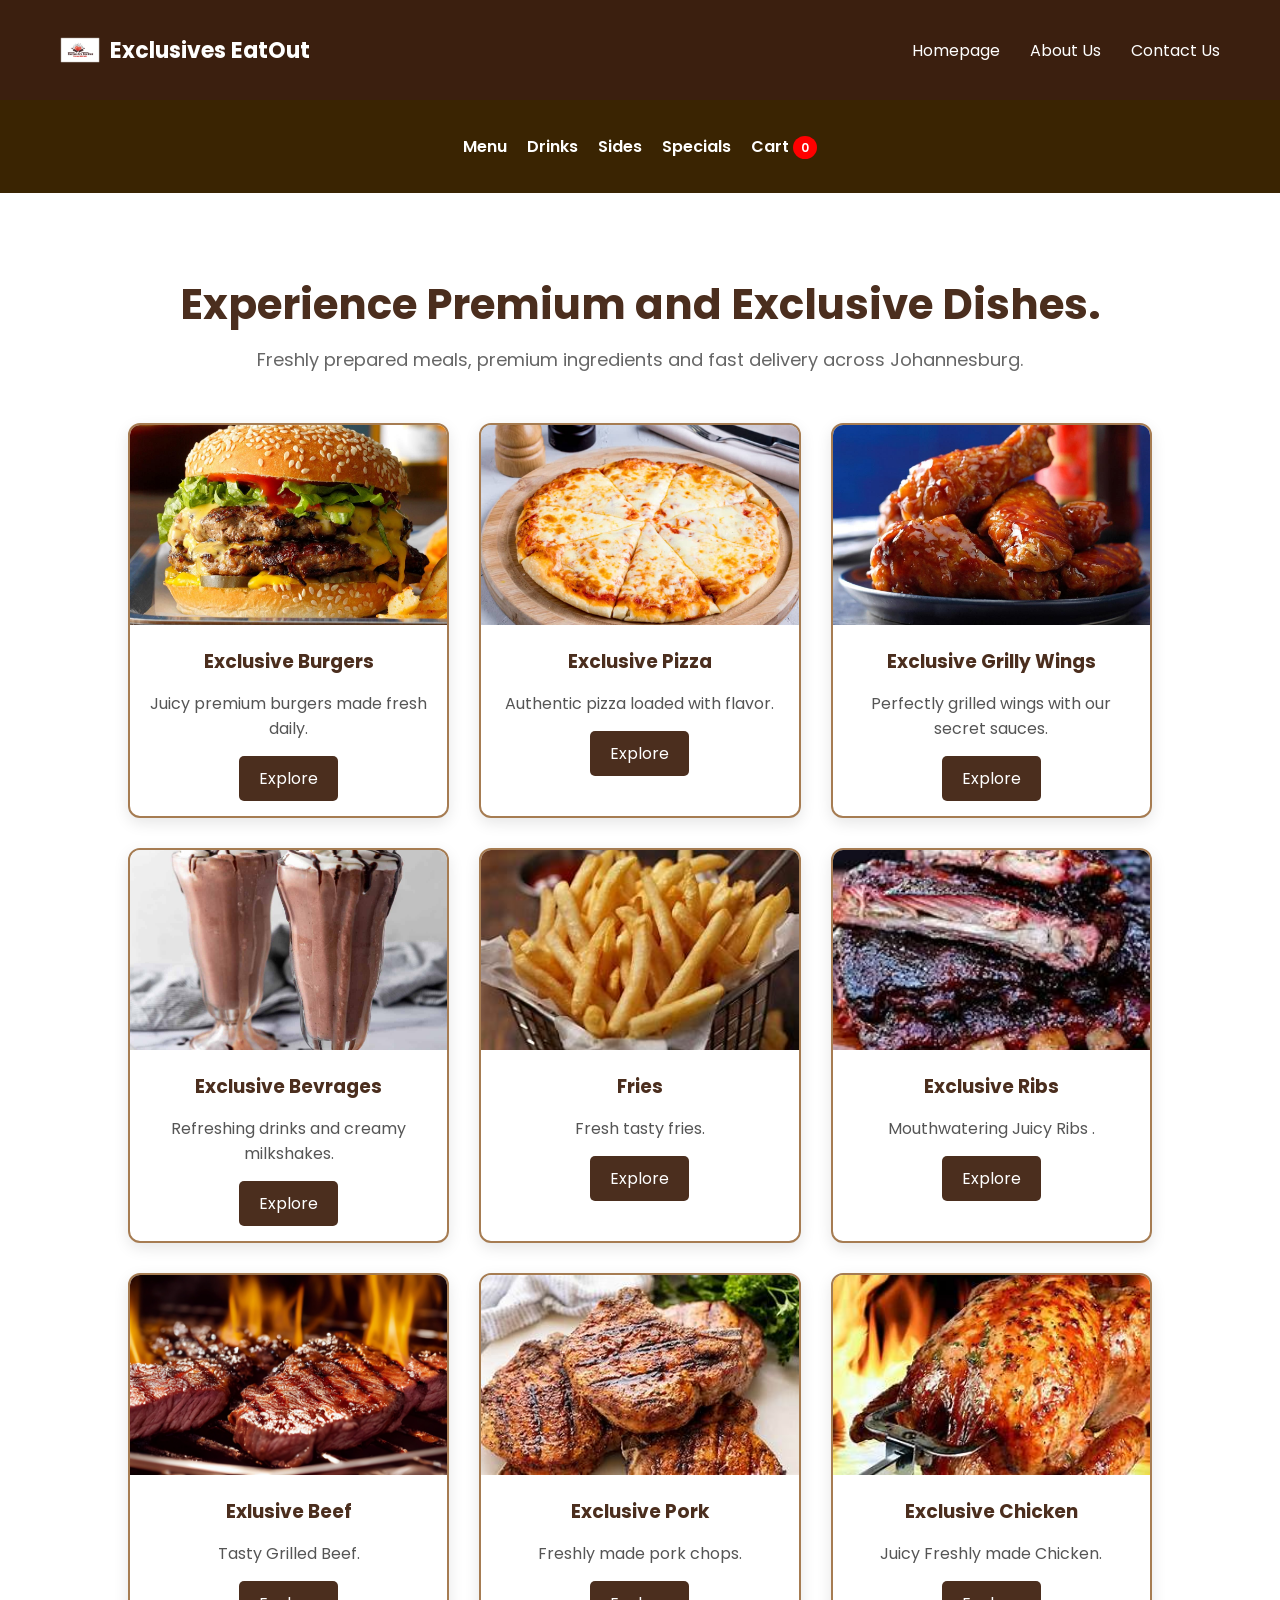
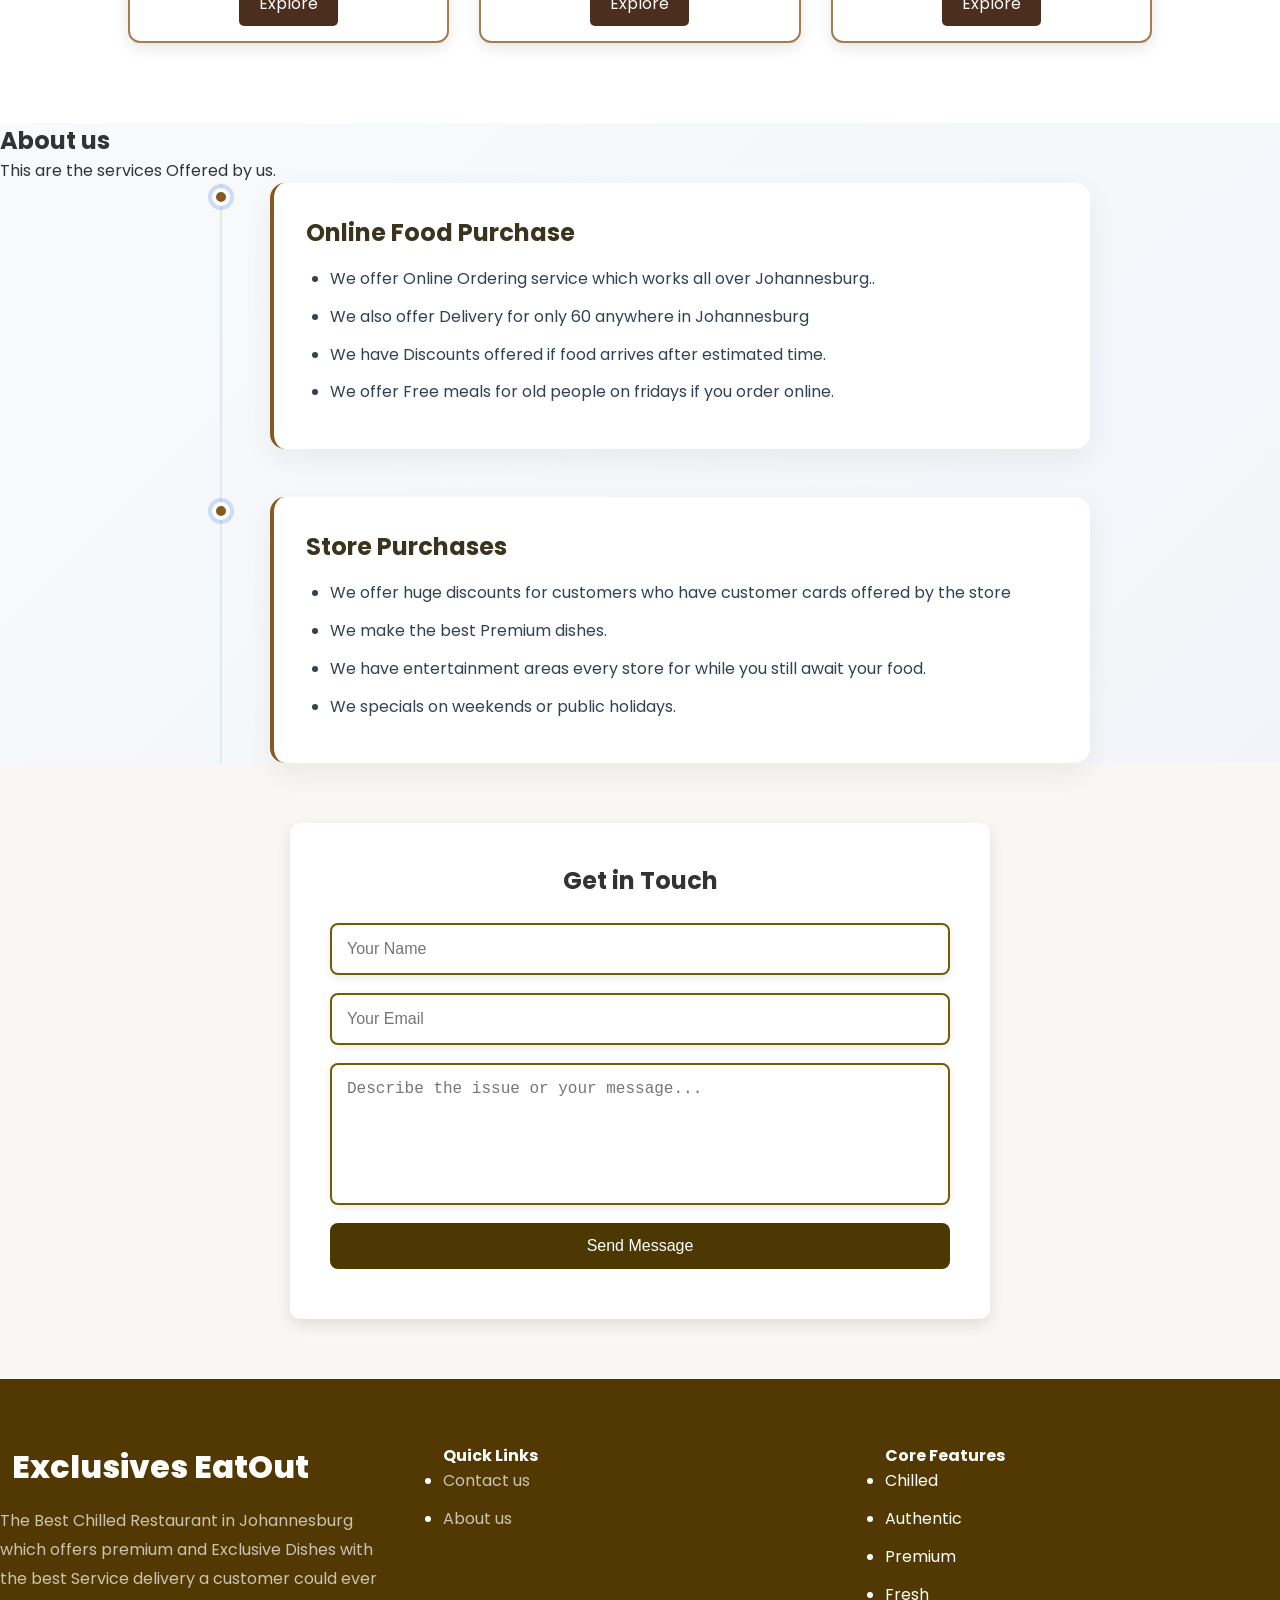
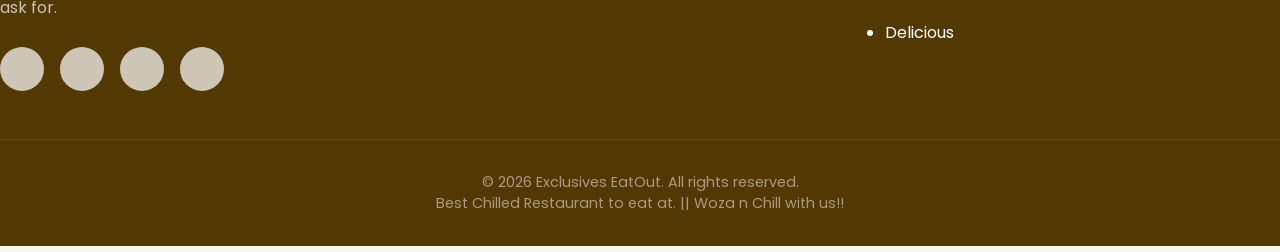
<file: Exclusive EatOut/Index.html>
<!DOCTYPE html>
<html>
<head>
<title> Hluvuko is the owner of Exclusives EatOut</title>
<link rel="stylesheet" href="css/stylesheet.css">
</head>
<body>

<div class="top-header">
<div class="logo"><img src ="pictures/logo.png">Exclusives EatOut</div>
<ul class="top-links">
<li><a href="Index.html">Homepage</a></li>
<li><a href="#experience">About Us</a></li>
<li><a href="#contactForm">Contact Us</a></li>
</ul>
</div>

<div class="second-header">
<a href="Menu.html">Menu</a>
<a href="Drinks.html">Drinks</a>
<a href="Sides.html">Sides</a>
<a href="Specials.html">Specials</a>
<a href="Cart.html">Cart  <span id="cart-count">0</span></a>
</div>

<!-- FEATURE SHOWCASE -->

<section class="showcase">

<h1 class="showcase-title">Experience Premium and Exclusive Dishes.</h1>

<p class="showcase-subtitle">
Freshly prepared meals, premium ingredients and fast delivery across Johannesburg.
</p>

<div class="showcase-grid">

<div class="show-card">
<img src="pictures/menu/Burger.jpg">
<h3>Exclusive Burgers</h3>
<p>Juicy premium burgers made fresh daily.</p>
<a href="Menu.html#burgers">Explore</a>
</div>

<div class="show-card">
<img src="pictures/menu/pizza.jpeg">
<h3>Exclusive Pizza</h3>
<p>Authentic pizza loaded with flavor.</p>
<a href="Menu.html#pizzas">Explore</a>
</div>

<div class="show-card">
<img src="pictures/sides/wings.jpg">
<h3>Exclusive Grilly Wings</h3>
<p>Perfectly grilled wings with our secret sauces.</p>
<a href="Menu.html#wings">Explore</a>
</div>

<div class="show-card">
<img src="pictures/drinks/milkshake.jpg">
<h3> Exclusive Bevrages</h3>
<p>Refreshing drinks and creamy milkshakes.</p>
<a href="Menu.html#milkshakes">Explore</a>
</div>


<div class="show-card">
<img src="pictures/sides/fries.jpg">
<h3>Fries </h3>
<p>Fresh tasty fries.</p>
<a href="Menu.html#fries">Explore</a>
</div>


<div class="show-card">
<img src="pictures/menu/Ribs.jpg">
<h3>Exclusive Ribs</h3>
<p>Mouthwatering Juicy Ribs .</p>
<a href="Menu.html#ribs">Explore</a>
</div>


<div class="show-card">
<img src="pictures/menu/steak.jpg">
<h3>Exlusive Beef</h3>
<p>Tasty Grilled Beef.</p>
<a href="Menu.html#beefs">Explore</a>
</div>


<div class="show-card">
<img src="pictures/menu/pork.jpg">
<h3>Exclusive Pork</h3>
<p>Freshly made pork chops.</p>
<a href="Menu.html#porkchops">Explore</a>
</div>


<div class="show-card">
<img src="pictures/menu/chicken.jpg">
<h3>Exclusive Chicken</h3>
<p>Juicy Freshly made Chicken.</p>
<a href="Menu.html#chicken">Explore</a>
</div>








</div>

</section>



<!-- Experience Section ( our services) -->
    <section id="experience" class="experience-section">
        <div class="container">
            <h1 class="section-title" data-aos="fade-up">About us</h1>
            <p class="section-subtitle" data-aos="fade-up" data-aos-delay="100">
                This are the services Offered by us.
            </p>
            
            <div class="timeline" data-aos="fade-up">
                <!-- online food ordering system -->
                <div class="timeline-item">
                    <div class="timeline-dot"></div>
                    <div class="timeline-content">
                  
                        <h3>Online Food Purchase</h3>
                        
                        <ul>
                            <li>We offer Online Ordering service which works all over Johannesburg..</li>
                            <li>We also offer Delivery for only 60 anywhere in Johannesburg </li>
                            <li>We have Discounts offered if food arrives after estimated time.</li>
                            <li>We offer Free meals for old people on fridays if you order online.</li>
                        </ul>
                    </div>
                </div>
                
                <!-- Store purchase -->
                <div class="timeline-item">
                    <div class="timeline-dot"></div>
                    <div class="timeline-content">
                      
                        <h3>Store Purchases </h3>
                       
                        <ul>
                            <li>We offer huge discounts for customers who have customer cards offered by the store</li>
                            <li>We make the best Premium dishes.</li>
                            <li>We have entertainment areas every store for while you still await your food.</li>
                            <li>We specials on weekends or public holidays.</li>
                        </ul>
                    </div>
                </div>
                
            </div>
        </div>
    </section>





<!-- Contact information -->
 
  <section class="contact-section">
  <h2>Get in Touch</h2>

  <form id="contactForm" class="contact-form" onsubmit="submitContactForm(event)">

    <input type="text" id="contactName" placeholder="Your Name" required />

    <input type="email" id="contactEmail" placeholder="Your Email" required />

   
    <textarea id="contactMessage" placeholder="Describe the issue or your message..." rows="6" required></textarea>

    <button type="submit">Send Message</button>

  </form>

  <p id="contactStatus" style="color: green; margin-top: 10px;"></p>
</section>













</section>



    <!-- Footer -->
    <footer>
        <div class="container">
            <div class="footer-content">
                <div>
                    <div class="footer-logo">
                        <i class="fas fa-code"></i>
                        Exclusives EatOut
                    </div>
                    <p class="footer-about">
                       
                        The Best Chilled Restaurant in Johannesburg which offers
                        premium and Exclusive Dishes with the best Service delivery a 
                        customer could ever ask for.

                    </p>
                    <div class="social-links">
                        <a href="https://linkedin.com" class="social-link" target="_blank">
                            <i class="fab fa-linkedin-in"></i>
                        </a>
                        <a href="https://github.com" class="social-link" target="_blank">
                            <i class="fab fa-github"></i>
                        </a>
                        <a href="mailto:owenme1000@gmail.com" class="social-link">
                            <i class="fas fa-envelope"></i>
                        </a>
                        <a href="tel:+27694616386" class="social-link">
                            <i class="fas fa-phone"></i>
                        </a>
                    </div>
                </div>
                
                <div>
                    <h4>Quick Links</h4>
                    <ul class="footer-links">
                        <li><a href="#contactForm">Contact us</a></li>
                        <li><a href="#experience">About us</a></li>
                        
                    </ul>
                </div>
                
                <div>
                    <h4>Core Features</h4>
                    <ul class="footer-links">
                        <li>Chilled</li>
                        <li>Authentic</li>
                        <li>Premium</li>
                        <li>Fresh</li>
                        <li>Delicious</li>
                    </ul>
                </div>
            </div>
            
            <div class="footer-bottom">
                <p>&copy; 2026 Exclusives EatOut. All rights reserved.</p>
                <p>Best Chilled Restaurant to eat at. || Woza n Chill with us!!</p>
            </div>
        </div>
    </footer>



<script src="js/script.js"></script>
</body>
</html>
</file>
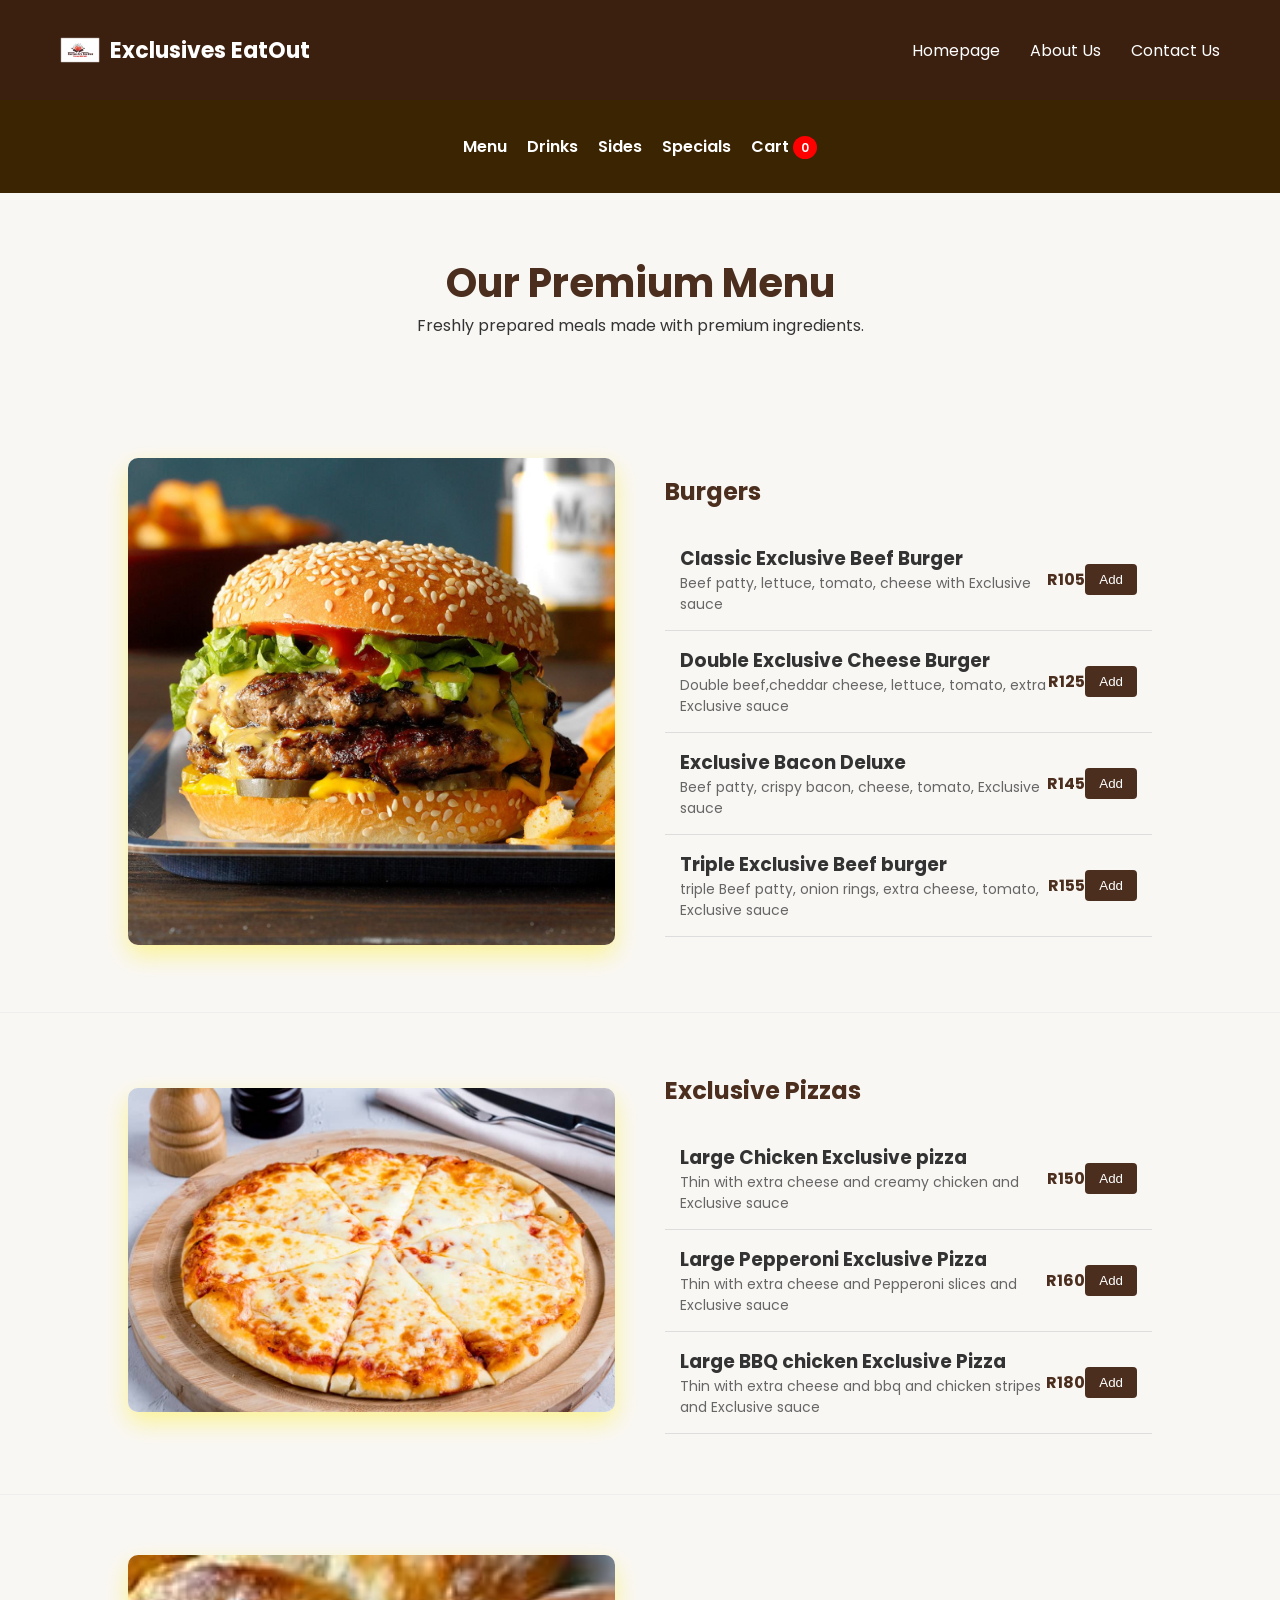
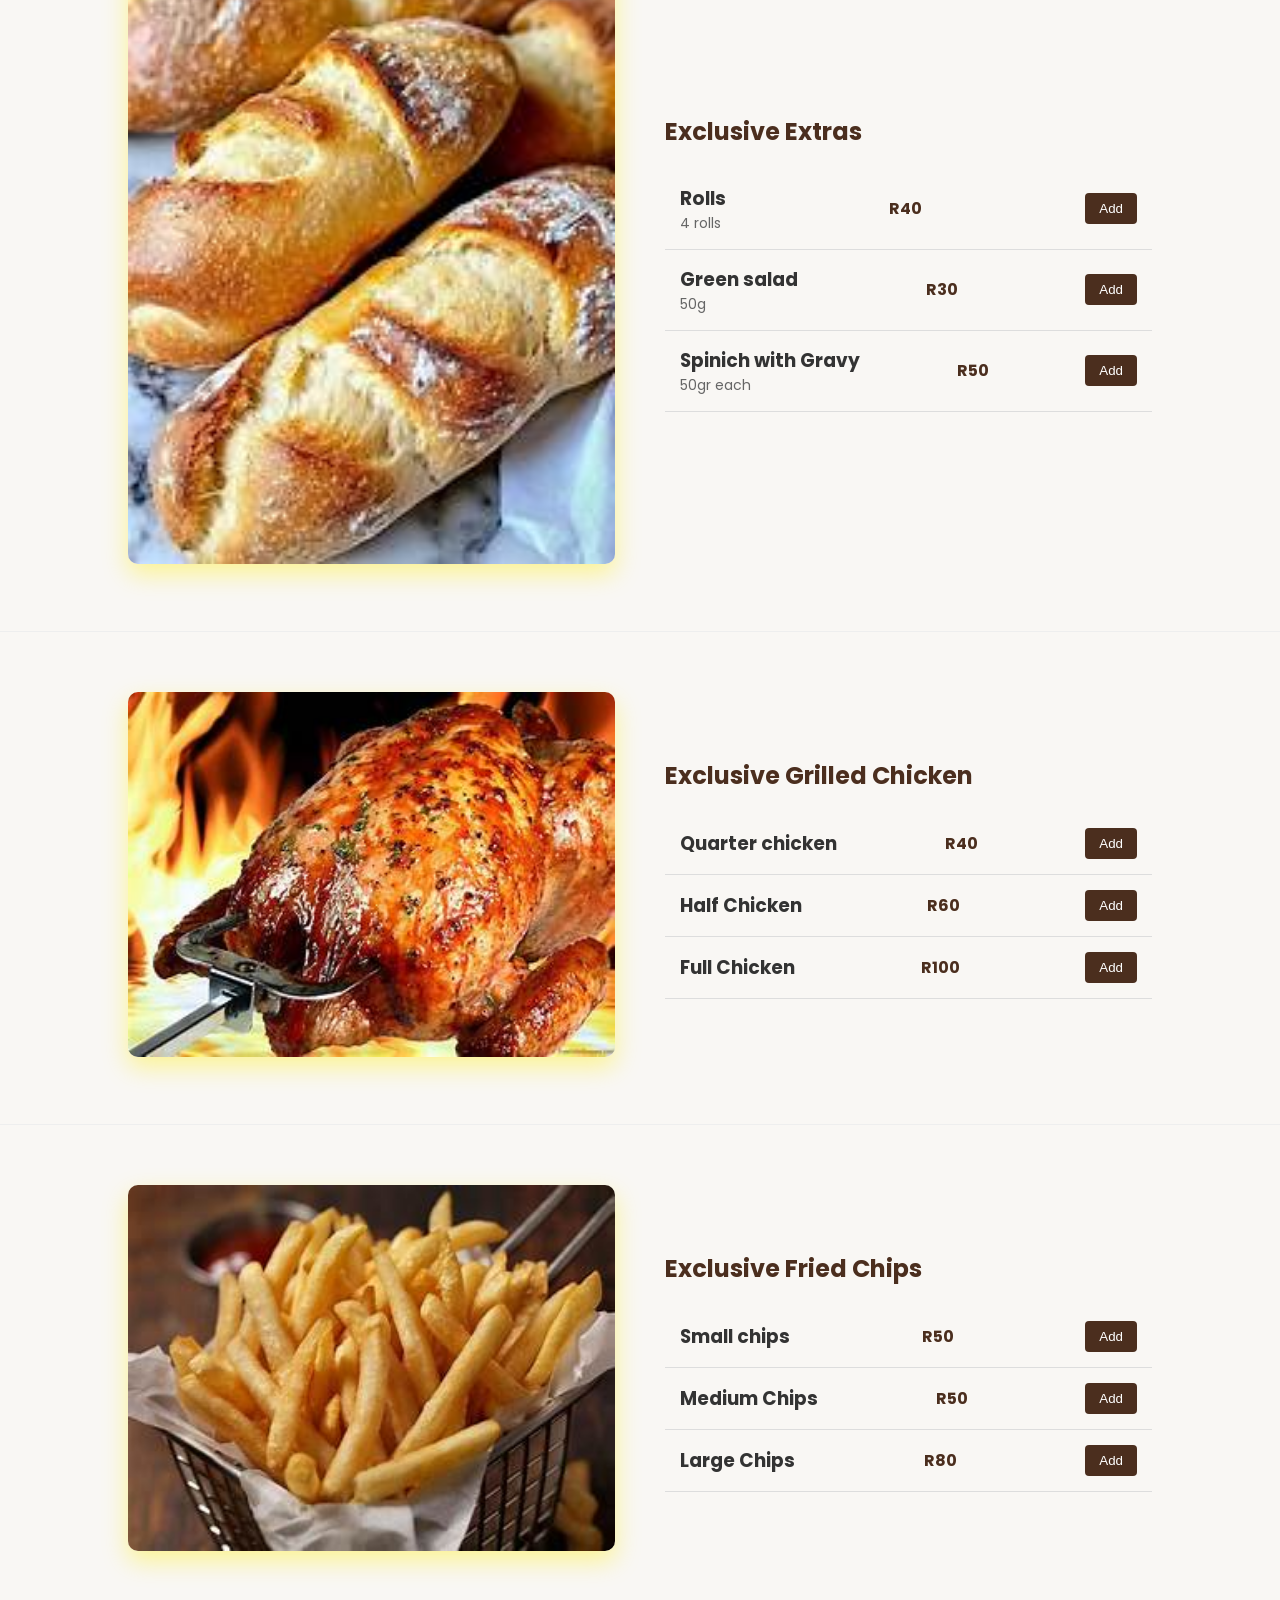
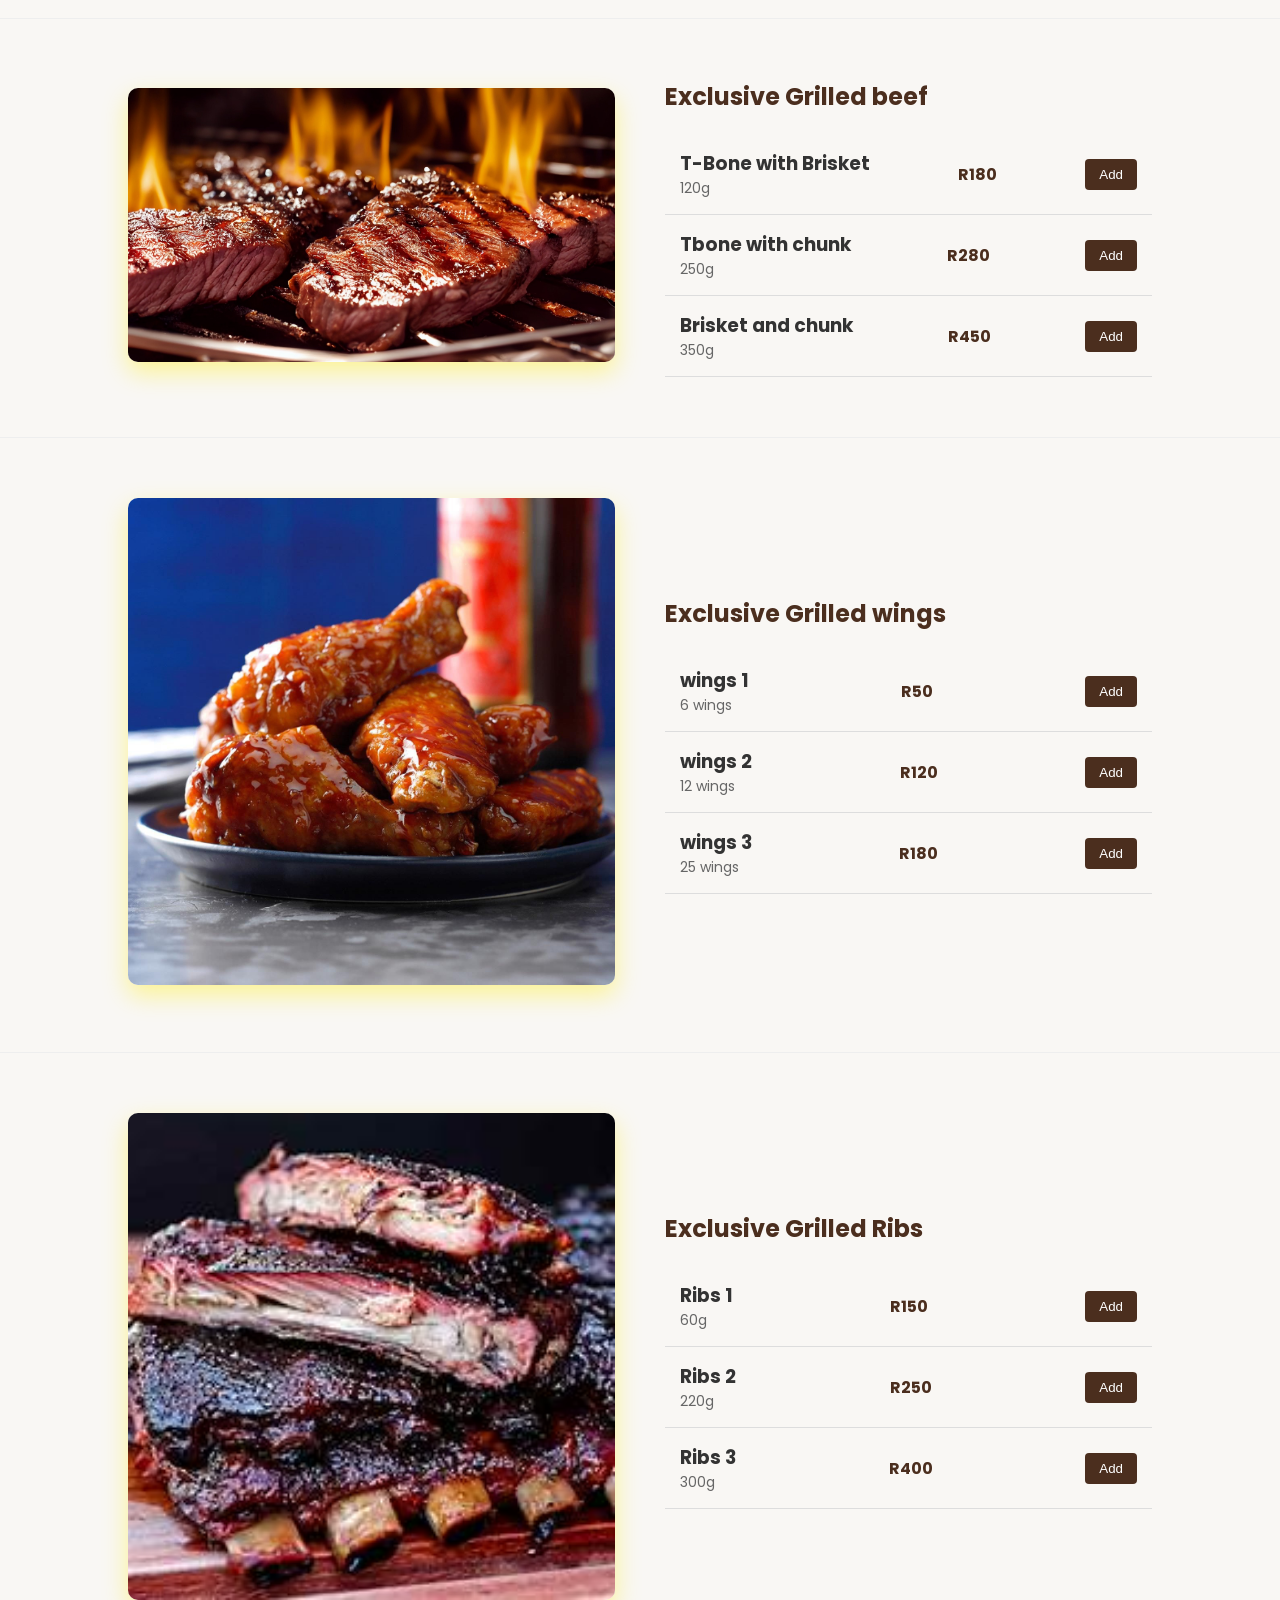
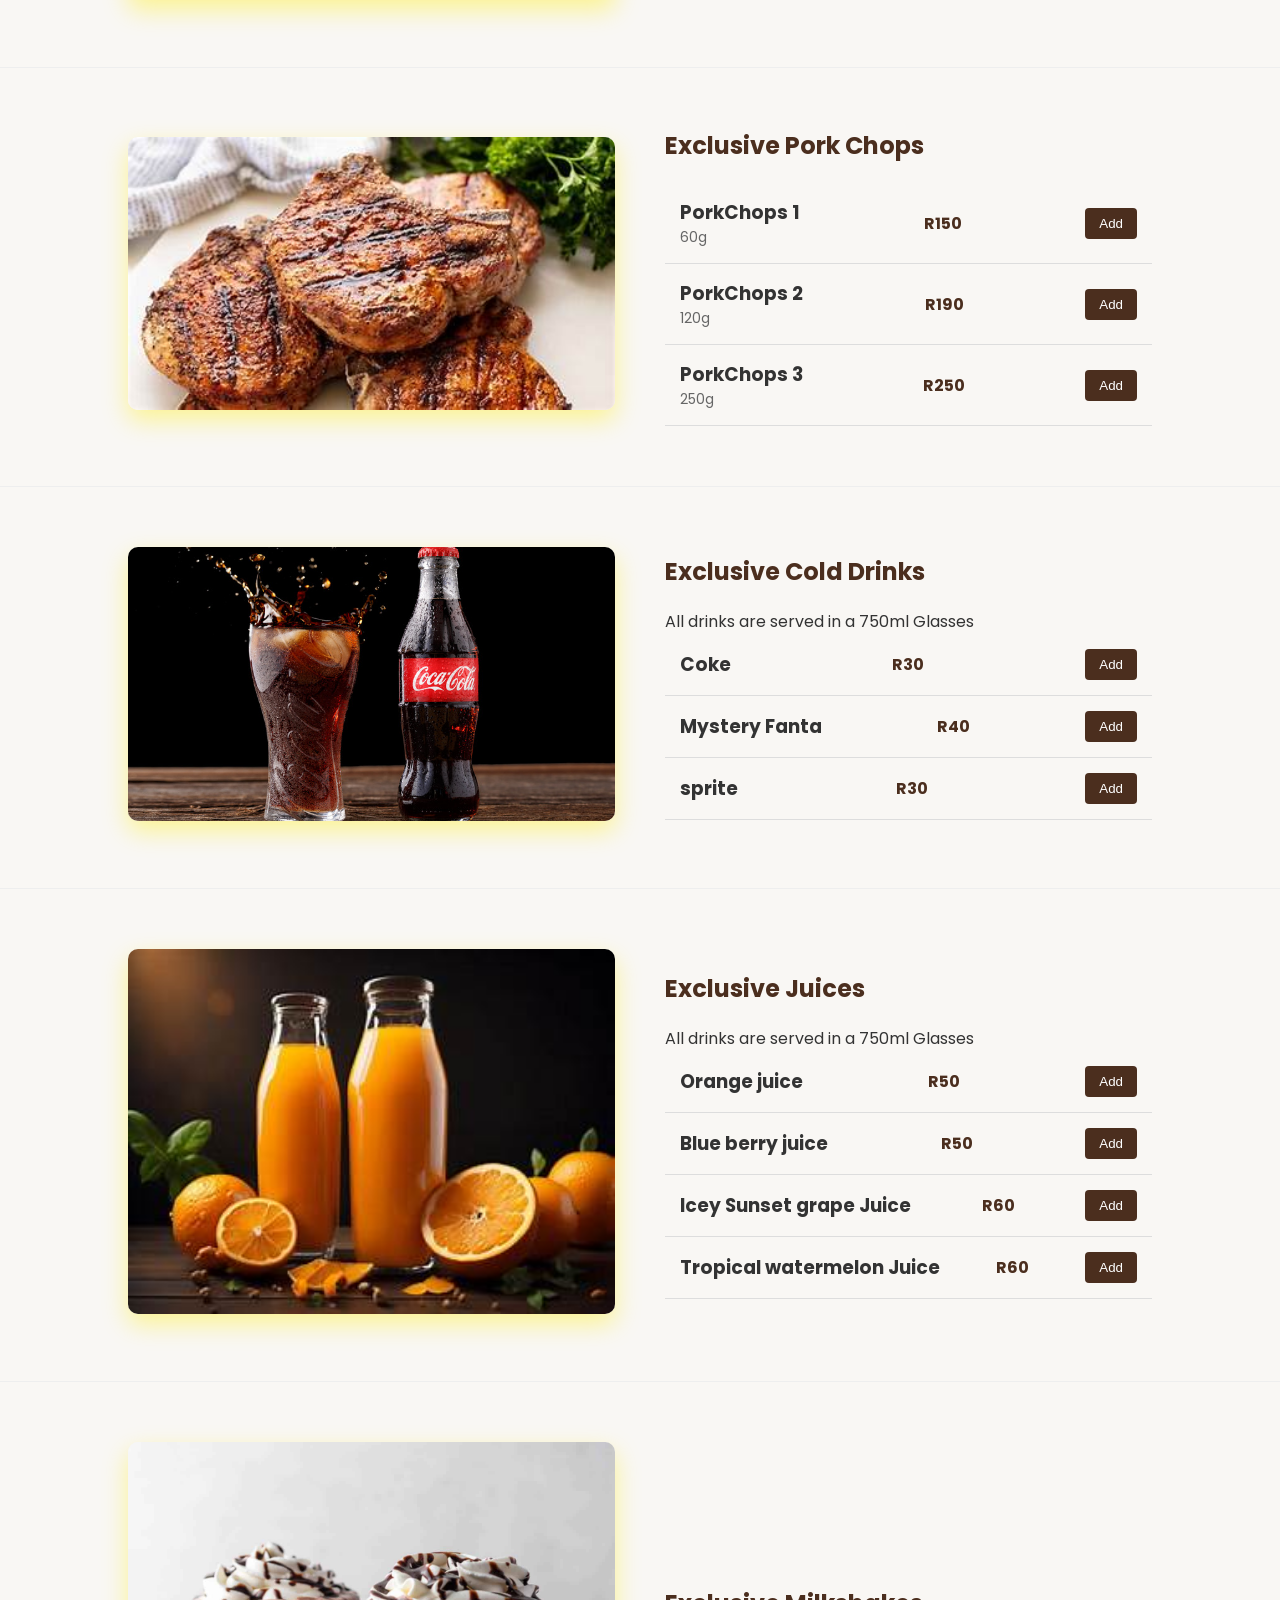
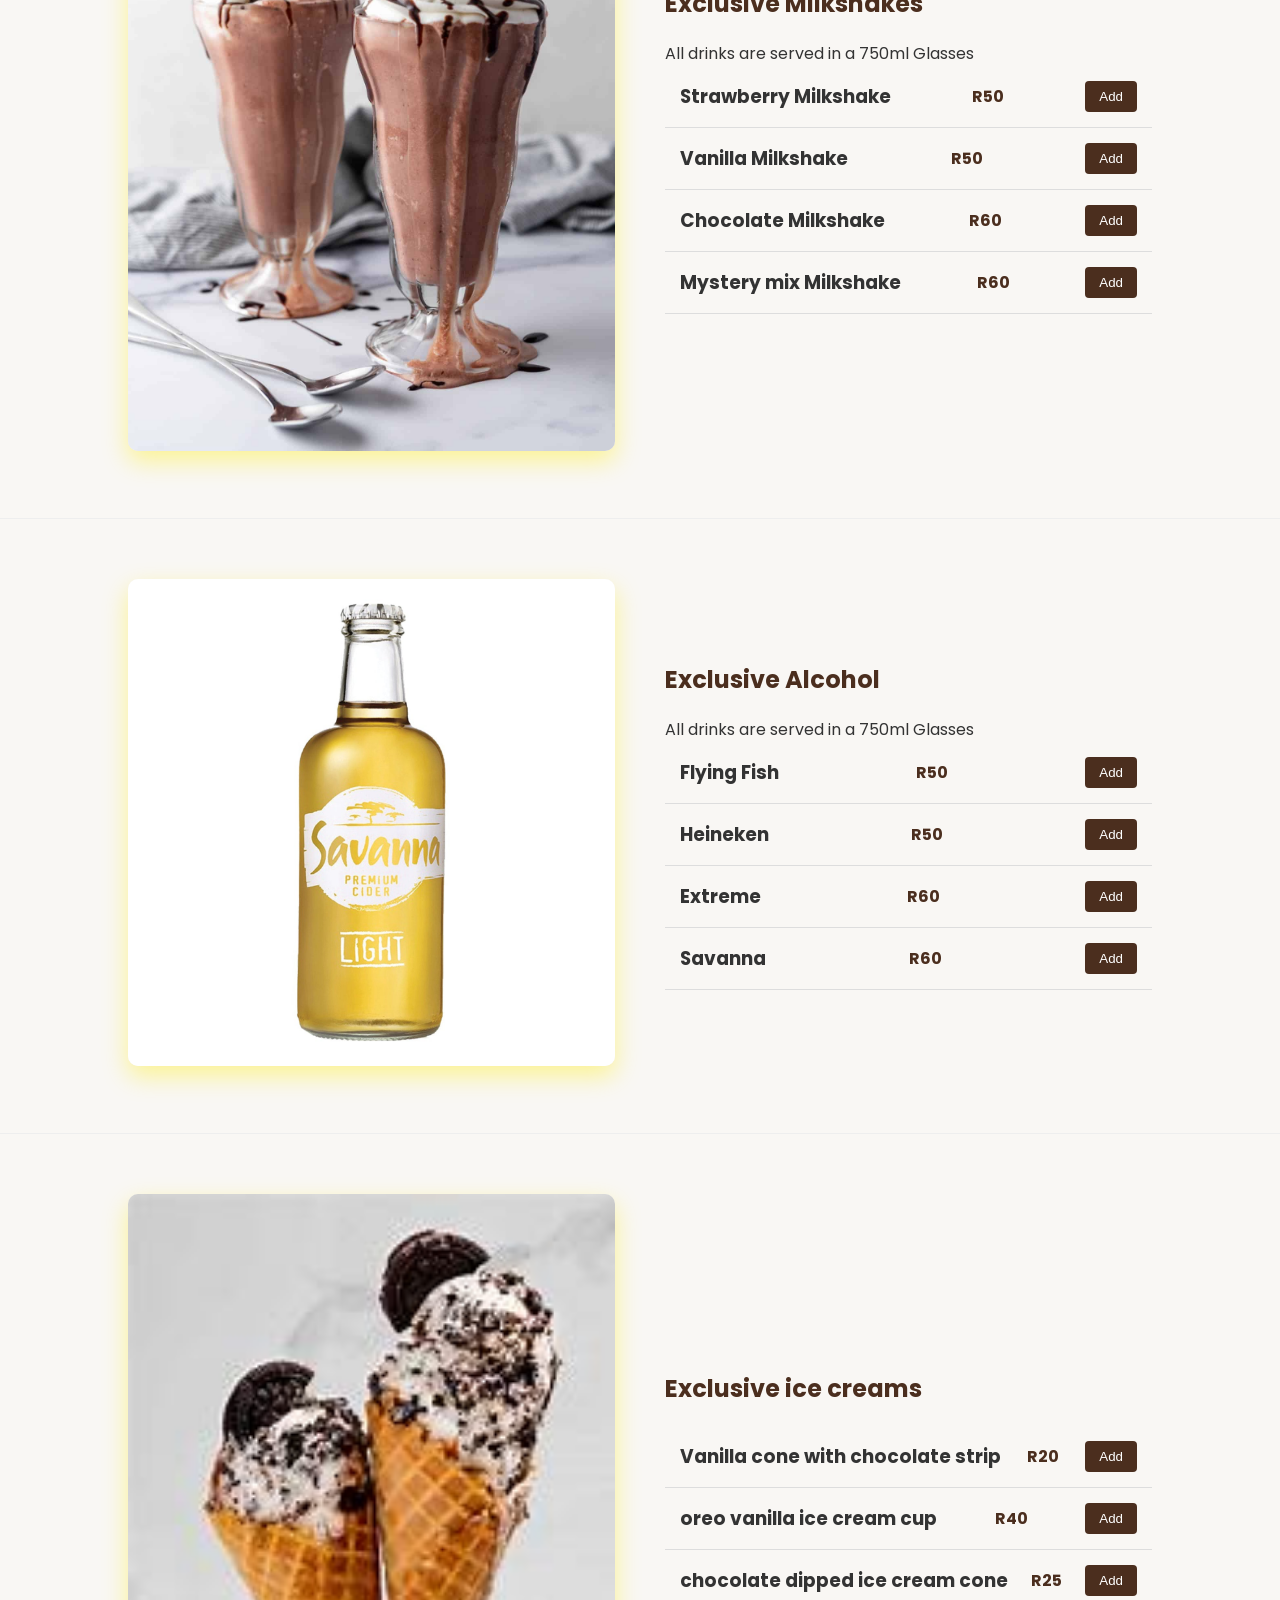
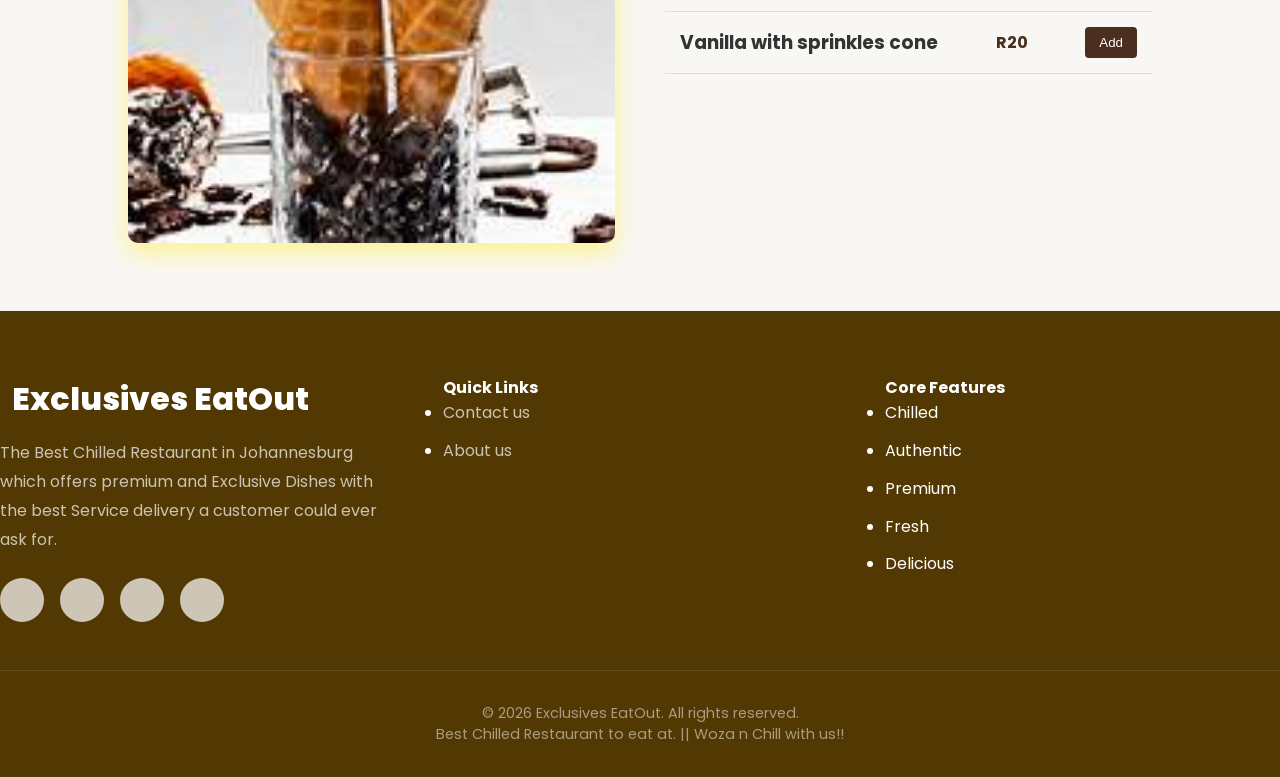
<file: Exclusive EatOut/Menu.html>
<!DOCTYPE html>
<html>
<head>
<title>Exclusives EatOut</title>
<link rel="stylesheet" href="css/stylesheet.css">
</head>
<body>
<div class="top-header">
<div class="logo"><img src ="pictures/logo.png">Exclusives EatOut</div>
<ul class="top-links">
<li><a href="Index.html">Homepage</a></li>
<li><a href="Index.html#experience">About Us</a></li>
<li><a href="Index.html#contactForm">Contact Us</a></li>
</ul>
</div>

<div class="second-header">
<a href="Menu.html">Menu</a>
<a href="Drinks.html">Drinks</a>
<a href="Sides.html">Sides</a>
<a href="Specials.html">Specials</a>
<a href="Cart.html">Cart  <span id="cart-count">0</span></a>
</div>


<!-- MENU TITLE -->

<section class="menu-title">
<h1>Our Premium Menu</h1>
<p>Freshly prepared meals made with premium ingredients.</p>
</section>

<!-- BURGER SECTION -->

<section id="burgers" class="menu-section">

<div class="menu-image">
<img src="pictures/menu/Burger.jpg">
</div>

<div class="menu-items">

<h2>Burgers</h2>

<div class="menu-item">
<div>
<h3>Classic Exclusive Beef Burger</h3>
<p>Beef patty, lettuce, tomato, cheese with Exclusive sauce</p>
</div>
<span>R105</span>
<button onclick="addToCart('Classic Exclusive Burger',105)">Add</button>
</div>

<div class="menu-item">
<div>
<h3>Double Exclusive Cheese Burger</h3>
<p>Double beef,cheddar cheese, lettuce, tomato, extra Exclusive sauce</p>
</div>
<span>R125</span>
<button onclick="addToCart('Double Exclusive Cheese Burger',125)">Add</button>
</div>

<div class="menu-item">
<div>
<h3> Exclusive Bacon Deluxe</h3>
<p>Beef patty, crispy bacon, cheese, tomato, Exclusive sauce</p>
</div>
<span>R145</span>
<button onclick="addToCart('Bacon Deluxe Burger',145)">Add</button>
</div>

<div class="menu-item">
<div>
<h3> Triple Exclusive Beef burger</h3>
<p> triple Beef patty, onion rings, extra cheese, tomato, Exclusive sauce</p>
</div>
<span>R155</span>
<button onclick="addToCart('Bacon Deluxe Burger',155)">Add</button>
</div>

</div>

</section>



<!-- Pizza -->

<section id="pizzas"class="menu-section">

<div class="menu-image">
<img src="pictures/menu/pizza.jpeg">
</div>

<div class="menu-items">

<h2>Exclusive Pizzas</h2>

<div class="menu-item">
<div>
<h3>Large Chicken Exclusive pizza</h3>
<p>Thin with extra cheese and creamy chicken and Exclusive sauce</p>
</div>
<span>R150</span>
<button onclick="addToCart('Large Chicken pizza ',150)">Add</button>
</div>

<div class="menu-item">
<div>
<h3>Large Pepperoni Exclusive Pizza</h3>
<p>Thin with extra cheese and Pepperoni slices and Exclusive sauce</p>
</div>
<span>R160</span>
<button onclick="addToCart('Large Pepperoni pizza',160)">Add</button>
</div>


<div class="menu-item">
<div>
<h3>Large BBQ chicken Exclusive Pizza</h3>
<p>Thin with extra cheese and bbq and chicken stripes and Exclusive sauce</p>
</div>
<span>R180</span>
<button onclick="addToCart('Large BBQ chicken Exclusive Pizza',160)">Add</button>
</div>

</div>

</section>






<!-- Extras -->

<section id="extras"class="menu-section">

<div class="menu-image">
<img src="pictures/sides/rolls.jpg">
</div>

<div class="menu-items">

<h2>Exclusive Extras</h2>

<div class="menu-item">
<div>
<h3>Rolls</h3>
<p>4 rolls</p>
</div>
<span>R40</span>
<button onclick="addToCart('Rolls ',40)">Add</button>
</div>

<div class="menu-item">
<div>
<h3>Green salad</h3>
<p>50g</p>
</div>
<span>R30</span>
<button onclick="addToCart('green salad',130)">Add</button>
</div>


<div class="menu-item">
<div>
<h3>Spinich with Gravy</h3>
<p>50gr each</p>
</div>
<span>R50</span>
<button onclick="addToCart('Spinich with Gravy',160)">Add</button>
</div>

</div>

</section>




<!-- Chicken -->

<section id="chickens" class="menu-section">

<div class="menu-image">
<img src="pictures/menu/chicken.jpg">
</div>

<div class="menu-items">

<h2>Exclusive Grilled Chicken</h2>

<div class="menu-item">
<div>
<h3>Quarter chicken</h3>
<p></p>
</div>
<span>R40</span>
<button onclick="addToCart(' Quarter Chicken',40)">Add</button>
</div>

<div class="menu-item">
<div>
<h3>Half Chicken</h3>
<p></p>
</div>
<span>R60</span>
<button onclick="addToCart('Half Chicken',60)">Add</button>
</div>


<div class="menu-item">
<div>
<h3>Full Chicken</h3>
<p></p>
</div>
<span>R100</span>
<button onclick="addToCart('full chicken',100)">Add</button>
</div>

</div>

</section>





<!-- Fries -->

<section id="fries"class="menu-section">

<div class="menu-image">
<img src="pictures/sides/fries.jpg">
</div>

<div class="menu-items">

<h2>Exclusive Fried Chips</h2>

<div class="menu-item">
<div>
<h3>Small chips</h3>
<p></p>
</div>
<span>R50</span>
<button onclick="addToCart(' Small chips',50)">Add</button>
</div>

<div class="menu-item">
<div>
<h3>Medium Chips</h3>
<p></p>
</div>
<span>R50</span>
<button onclick="addToCart('Medium chips',50)">Add</button>
</div>


<div class="menu-item">
<div>
<h3>Large Chips</h3>
<p></p>
</div>
<span>R80</span>
<button onclick="addToCart('Large chips',80)">Add</button>
</div>

</div>

</section>



<!-- Beef -->

<section id="beefs" class="menu-section">

<div class="menu-image">
<img src="pictures/menu/steak.jpg">
</div>

<div class="menu-items">

<h2>Exclusive Grilled beef</h2>

<div class="menu-item">
<div>
<h3>T-Bone with Brisket</h3>
<p>120g</p>
</div>
<span>R180</span>
<button onclick="addToCart(' T-Bone with Brisket',180)">Add</button>
</div>

<div class="menu-item">
<div>
<h3>Tbone with chunk</h3>
<p>250g</p>
</div>
<span>R280</span>
<button onclick="addToCart('Tbone with chunk',280)">Add</button>
</div>


<div class="menu-item">
<div>
<h3>Brisket and chunk</h3>
<p>350g</p>
</div>
<span>R450</span>
<button onclick="addToCart('Brisket and chunk',450)">Add</button>
</div>

</div>

</section>



<!-- Wings-->

<section id="wings" class="menu-section">

<div class="menu-image">
<img src="pictures/sides/wings.jpg">
</div>

<div class="menu-items">

<h2>Exclusive Grilled wings</h2>

<div class="menu-item">
<div>
<h3>wings 1</h3>
<p>6 wings</p>
</div>
<span>R50</span>
<button onclick="addToCart('wings 1 ',150)">Add</button>
</div>

<div class="menu-item">
<div>
<h3>wings 2</h3>
<p>12 wings</p>
</div>
<span>R120</span>
<button onclick="addToCart('wings 2',120)">Add</button>
</div>


<div class="menu-item">
<div>
<h3>wings 3</h3>
<p>25 wings</p>
</div>
<span>R180</span>
<button onclick="addToCart('wings 3',160)">Add</button>
</div>

</div>

</section>







<!-- Ribs -->

<section id="ribs" class="menu-section">

<div class="menu-image">
<img src="pictures/menu/Ribs.jpg">
</div>

<div class="menu-items">

<h2>Exclusive Grilled Ribs</h2>

<div class="menu-item">
<div>
<h3>Ribs 1</h3>
<p>60g</p>
</div>
<span>R150</span>
<button onclick="addToCart('Ribs 60g ',150)">Add</button>
</div>

<div class="menu-item">
<div>
<h3>Ribs 2</h3>
<p>220g</p>
</div>
<span>R250</span>
<button onclick="addToCart('Ribs 200 ',250)">Add</button>
</div>


<div class="menu-item">
<div>
<h3>Ribs 3</h3>
<p>300g</p>
</div>
<span>R400</span>
<button onclick="addToCart('Ribs 300g',400)">Add</button>
</div>

</div>

</section>




<!-- Pork -->

<section id="porks" class="menu-section">

<div class="menu-image">
<img src="pictures/menu/pork.jpg">
</div>

<div class="menu-items">

<h2>Exclusive Pork Chops</h2>

<div class="menu-item">
<div>
<h3>PorkChops 1</h3>
<p>60g</p>
</div>
<span>R150</span>
<button onclick="addToCart('PorkChops 60g ',150)">Add</button>
</div>

<div class="menu-item">
<div>
<h3>PorkChops 2</h3>
<p>120g</p>
</div>
<span>R190</span>
<button onclick="addToCart('PorkChops 120g',190)">Add</button>
</div>


<div class="menu-item">
<div>
<h3>PorkChops 3</h3>
<p>250g</p>
</div>
<span>R250</span>
<button onclick="addToCart('PorkChops 250g',250)">Add</button>
</div>

</div>

</section>




<!-- cold drinks -->

<section id="drinks"class="menu-section">

<div class="menu-image">
<img src="pictures/drinks/coke.jpg">
</div>

<div class="menu-items">

<h2>Exclusive Cold Drinks</h2>
<P>All drinks are served in a 750ml Glasses</P>
<div class="menu-item">
<div>
<h3>Coke</h3>
</div>
<span>R30</span>
<button onclick="addToCart('Coke ',30)">Add</button>
</div>

<div class="menu-item">
<div>
<h3>Mystery Fanta </h3>
</div>
<span>R40</span>
<button onclick="addToCart('Mystery Fanta',40)">Add</button>
</div>


<div class="menu-item">
<div>
<h3>sprite</h3>
</div>
<span>R30</span>
<button onclick="addToCart('sprite',30)">Add</button>
</div>



</div>

</section>


<!-- Exclusive Juice -->

<section id="juices"class="menu-section">

<div class="menu-image">
<img src="pictures/drinks/orange juice.jpg">
</div>

<div class="menu-items">

<h2>Exclusive Juices</h2>
<P>All drinks are served in a 750ml Glasses</P>
<div class="menu-item">
<div>
<h3>Orange juice</h3>
</div>
<span>R50</span>
<button onclick="addToCart('Orange juice',50)">Add</button>
</div>

<div class="menu-item">
<div>
<h3>Blue berry juice </h3>
</div>
<span>R50</span>
<button onclick="addToCart('Blueberry juice',50)">Add</button>
</div>


<div class="menu-item">
<div>
<h3>Icey Sunset grape Juice</h3>
</div>
<span>R60</span>
<button onclick="addToCart('grape juice',60)">Add</button>
</div>

<div class="menu-item">
<div>
<h3>Tropical watermelon Juice</h3>
</div>
<span>R60</span>
<button onclick="addToCart('watermelon juice',60)">Add</button>
</div>



</div>

</section>



<!-- Exclusive Milkshakes -->

<section id="milkshakes"class="menu-section">

<div class="menu-image">
<img src="pictures/drinks/milkshake.jpg">
</div>

<div class="menu-items">

<h2>Exclusive Milkshakes</h2>
<P>All drinks are served in a 750ml Glasses</P>
<div class="menu-item">
<div>
<h3>Strawberry Milkshake</h3>
</div>
<span>R50</span>
<button onclick="addToCart('Strawberry Milkshake',50)">Add</button>
</div>

<div class="menu-item">
<div>
<h3>Vanilla Milkshake </h3>
</div>
<span>R50</span>
<button onclick="addToCart('Vanilla Milkshake',50)">Add</button>
</div>


<div class="menu-item">
<div>
<h3>Chocolate Milkshake</h3>
</div>
<span>R60</span>
<button onclick="addToCart('Chocolate Milkshake',60)">Add</button>
</div>

<div class="menu-item">
<div>
<h3>Mystery mix Milkshake</h3>
</div>
<span>R60</span>
<button onclick="addToCart('Mystery Milkshake',60)">Add</button>
</div>



</div>

</section>


<!-- Exclusive Alcohol  -->

<section id="alcohol"class="menu-section">

<div class="menu-image">
<img src="pictures/drinks/savannah.jpg">
</div>

<div class="menu-items">

<h2>Exclusive Alcohol</h2>
<P>All drinks are served in a 750ml Glasses</P>
<div class="menu-item">
<div>
<h3>Flying Fish</h3>
</div>
<span>R50</span>
<button onclick="addToCart('Flying Fish',50)">Add</button>
</div>

<div class="menu-item">
<div>
<h3>Heineken </h3>
</div>
<span>R50</span>
<button onclick="addToCart('Heineken',50)">Add</button>
</div>


<div class="menu-item">
<div>
<h3>Extreme</h3>
</div>
<span>R60</span>
<button onclick="addToCart('Extreme',60)">Add</button>
</div>

<div class="menu-item">
<div>
<h3>Savanna</h3>
</div>
<span>R60</span>
<button onclick="addToCart('Savanna',60)">Add</button>
</div>



</div>

</section>


<!-- Exclusive ice creams  -->

<section id="icecreams" class="menu-section">

<div class="menu-image">
<img src="pictures/sides/ice cream cone.jpg">
</div>

<div class="menu-items">

<h2>Exclusive ice creams</h2>
<div class="menu-item">
<div>
<h3>Vanilla cone with chocolate strip</h3>
</div>
<span>R20</span>
<button onclick="addToCart('vanilla cone',20)">Add</button>
</div>

<div class="menu-item">
<div>
<h3>oreo vanilla ice cream cup </h3>
</div>
<span>R40</span>
<button onclick="addToCart('oreo vanilla ice cream cup',40)">Add</button>
</div>


<div class="menu-item">
<div>
<h3>chocolate dipped ice cream cone</h3>
</div>
<span>R25</span>
<button onclick="addToCart('chocolate dipped ice cream cone',25)">Add</button>
</div>

<div class="menu-item">
<div>
<h3>Vanilla with sprinkles cone </h3>
</div>
<span>R20</span>
<button onclick="addToCart('vanilla with sprinkles',20)">Add</button>
</div>



</div>

</section>


    <!-- Footer -->
    <footer>
        <div class="container">
            <div class="footer-content">
                <div>
                    <div class="footer-logo">
                        <i class="fas fa-code"></i>
                        Exclusives EatOut
                    </div>
                    <p class="footer-about">
                       
                        The Best Chilled Restaurant in Johannesburg which offers
                        premium and Exclusive Dishes with the best Service delivery a 
                        customer could ever ask for.

                    </p>
                    <div class="social-links">
                        <a href="https://linkedin.com" class="social-link" target="_blank">
                            <i class="fab fa-linkedin-in"></i>
                        </a>
                        <a href="https://github.com" class="social-link" target="_blank">
                            <i class="fab fa-github"></i>
                        </a>
                        <a href="mailto:owenme1000@gmail.com" class="social-link">
                            <i class="fas fa-envelope"></i>
                        </a>
                        <a href="tel:+27694616386" class="social-link">
                            <i class="fas fa-phone"></i>
                        </a>
                    </div>
                </div>
                
                <div>
                    <h4>Quick Links</h4>
                    <ul class="footer-links">
                        <li><a href="#contactForm">Contact us</a></li>
                        <li><a href="#experience">About us</a></li>
                        
                    </ul>
                </div>
                
                <div>
                    <h4>Core Features</h4>
                    <ul class="footer-links">
                        <li>Chilled</li>
                        <li>Authentic</li>
                        <li>Premium</li>
                        <li>Fresh</li>
                        <li>Delicious</li>
                    </ul>
                </div>
            </div>
            
            <div class="footer-bottom">
                <p>&copy; 2026 Exclusives EatOut. All rights reserved.</p>
                <p>Best Chilled Restaurant to eat at. || Woza n Chill with us!!</p>
            </div>
        </div>
    </footer>



<script src="js/script.js"></script>
</body>
</html>
</file>
<file: Exclusive EatOut/css/stylesheet.css>
@import url('https://fonts.googleapis.com/css2?family=Poppins:wght@300;400;600;800&display=swap');



:root {
            --primary: #865822;
            --primary-dark: #492900;
            --secondary: #5a590d;
            --dark: #3b331e;
            --dark-light: #334155;
            --light: #f8fafc;
            --gray: #64748b;
            --gray-light: #e2e8f0;
            --accent: #f50b0b;
            --success: #10b981;
        }

* {
    margin: 0;
    padding: 0;
    box-sizing: border-box;
}

body {
    font-family: 'Poppins', sans-serif;
    background: #f9f7f4;
    color: #333;
}

/* ===== HEADERS ===== */
.top-header{
display:flex;
justify-content:space-between;
align-items:center;
padding:30px 60px;
background:#3b1f0f;
color:white;
}

/* Logo container */

.logo{
display:flex;
align-items:center;
font-size:22px;
font-weight:bold;
gap:10px;
}

/* Logo image */

.logo img{
width:40px;
height:40px;
object-fit:contain;
}


.top-links {
    display: flex;
    gap: 30px;
    list-style: none;
}

.top-links a {
    color: white;
    text-decoration: none;
    transition: 0.3s;
}

.top-links a:hover {
    color: #ffcc80;
}

.second-header {
    background: #3a2402;
    padding: 34px 8%;
    display: flex;
    justify-content: center;
    gap: 20px;
    position: sticky;
    top: 0;
    z-index: 1000;
}

.second-header a {
    color: white;
    text-decoration: none;
    font-weight: 600;
}

.second-header a:hover {
    color: #ffe0b2;
}

#cart-count {
    background: red;
    padding: 3px 8px;
    border-radius: 50%;
    font-size: 12px;
}

/* ===== HERO ===== */

.hero {
    height: 85vh;
    background: linear-gradient(rgba(0,0,0,0.5), rgba(0,0,0,0.5)),
    url('../images/hero.jpg') center/cover no-repeat;
    display: flex;
    flex-direction: column;
    justify-content: center;
    align-items: center;
    color: white;
    text-align: center;
}

.hero h1 {
    font-size: 60px;
}

.hero p {
    margin-top: 15px;
}

.btn {
    background: #3e2723;
    color: white;
    padding: 14px 28px;
    margin-top: 25px;
    border-radius: 30px;
    text-decoration: none;
}

/* ===== GRID ===== */

.page-title {
    text-align: center;
    margin: 50px 0 20px 0;
    color: #3e2723;
}

.search-bar {
    text-align: center;
    margin-bottom: 30px;
}

.search-bar input {
    width: 300px;
    padding: 10px;
    border-radius: 20px;
    border: 2px solid #795548;
}

.grid {
    display: grid;
    grid-template-columns: repeat(auto-fit, minmax(260px, 1fr));
    gap: 30px;
    padding: 40px 8%;
}

.card {
    background: white;
    border: 2px solid #795548;
    border-radius: 15px;
    overflow: hidden;
    transition: 0.3s;
    box-shadow: 0 5px 15px rgba(0,0,0,0.1);
}

.card:hover {
    transform: translateY(-8px);
}

.card img {
    width: 100%;
    height: 220px;
    object-fit: cover;
}

.card-content {
    padding: 20px;
    text-align: center;
}

.card button {
    margin-top: 15px;
    background: #795548;
    color: white;
    padding: 8px 20px;
    border-radius: 20px;
    border: none;
    cursor: pointer;
}

/* ===== CART ===== */

.cart-item {
    border: 2px solid #795548;
    padding: 15px;
    margin-bottom: 15px;
    border-radius: 10px;
}


.cart-section {
    width: 80%;
    margin: 40px auto;
    background: white;
    border: 2px solid #4b2e2e;
    padding: 30px;
    border-radius: 10px;
}

.cart-item {
    display: flex;
    justify-content: space-between;
    padding: 15px;
    border-bottom: 1px solid #ddd;
}

.cart-item button {
    background: #4b2e2e;
    color: white;
    border: none;
    padding: 6px 12px;
    cursor: pointer;
}

.cart-buttons {
    margin-top: 20px;
}

.cart-buttons button {
    background: #a67c52;
    color: white;
    border: none;
    padding: 10px 20px;
    margin-right: 10px;
    cursor: pointer;
}

.cart-buttons button:hover {
    background: #4b2e2e;
}



/* FOOD SHOWCASE */

.showcase{
padding:80px 10%;
text-align:center;
background:white;
}

.showcase-title{
font-size:42px;
color:#4b2e1e;
margin-bottom:10px;
}

.showcase-subtitle{
color:#666;
margin-bottom:50px;
font-size:18px;
}

.showcase-grid{
display:grid;
grid-template-columns:repeat(auto-fit,minmax(250px,1fr));
gap:30px;
}

.show-card{
background:white;
border:2px solid #a67c52;
border-radius:12px;
overflow:hidden;
transition:0.3s;
box-shadow:0 5px 15px rgba(0,0,0,0.1);
}

.show-card img{
width:100%;
height:200px;
object-fit:cover;
}

.show-card h3{
color:#4b2e1e;
margin:15px 0;
}

.show-card p{
padding:0 15px;
color:#555;
}

.show-card a{
display:inline-block;
margin:15px;
padding:10px 20px;
background:#4b2e1e;
color:white;
text-decoration:none;
border-radius:5px;
}

/* Hover Animation */

.show-card:hover{
transform:translateY(-10px) scale(1.03);
box-shadow:0 10px 25px rgba(0,0,0,0.2);
}

.show-card a:hover{
background:#a67c52;
}





/* Experience Section */
        .experience-section {
            background: linear-gradient(135deg, #f8fafc 0%, #f1f5f9 110%);
        }

        .timeline {
            position: relative;
            max-width: 900px;
            margin: 0 auto;
        }

        .timeline::before {
            content: '';
            position: absolute;
            left: 30px;
            top: 0;
            bottom: 0;
            width: 2px;
            background: var(--gray-light);
        }

        .timeline-item {
            position: relative;
            margin-bottom: 3rem;
            padding-left: 80px;
        }

        .timeline-item:last-child {
            margin-bottom: 0;
        }

        .timeline-dot {
            position: absolute;
            left: 22px;
            top: 5px;
            width: 18px;
            height: 18px;
            border-radius: 50%;
            background: var(--primary);
            border: 4px solid white;
            box-shadow: 0 0 0 4px rgba(37, 99, 235, 0.2);
        }

        .timeline-content {
            background: white;
            padding: 2rem;
            border-radius: 15px;
            box-shadow: 0 10px 30px rgba(0, 0, 0, 0.06);
            border-left: 4px solid var(--primary);
        }

        .timeline-date {
            display: inline-block;
            background: rgba(37, 99, 235, 0.1);
            color: var(--primary);
            padding: 0.4rem 1rem;
            border-radius: 20px;
            font-weight: 600;
            margin-bottom: 1rem;
            font-size: 0.9rem;
        }

        .timeline-content h3 {
            font-size: 1.5rem;
            margin-bottom: 1rem;
            color: var(--dark);
        }

        .timeline-content h4 {
            font-size: 1.1rem;
            color: var(--primary);
            margin-bottom: 1.2rem;
            font-weight: 600;
        }

        .timeline-content ul {
            padding-left: 1.5rem;
            color: var(--dark-light);
        }

        .timeline-content li {
            margin-bottom: 0.8rem;
        }

        /* Projects Section */
        .projects-grid {
            display: grid;
            grid-template-columns: repeat(auto-fit, minmax(350px, 1fr));
            gap: 2.5rem;
        }



        
        /* Contact form */
        .contact-section {
    max-width: 700px;
    margin: 60px auto;
    padding: 40px;
    background: white;
    border-radius: 10px;
    box-shadow: 0px 6px 15px rgba(0,0,0,0.1);
    text-align: center;
}

.contact-section h2 {
    margin-bottom: 25px;
    color: #333;
}

.contact-form {
    display: flex;
    flex-direction: column;
    gap: 18px;
}

.contact-form input,
.contact-form select,
.contact-form textarea {
    padding: 15px;
    font-size: 16px;
    border: 2px solid #755b04;
    border-radius: 8px;
    box-shadow: 0px 3px 8px rgba(0,0,0,0.08);
    outline: none;
    transition: 0.3s;
}

.contact-form input:focus,
.contact-form select:focus,
.contact-form textarea:focus {
    border-color: #47340a;
    box-shadow: 0px 4px 12px rgba(0,0,0,0.15);
}

.contact-form textarea {
    resize: none;
}

.contact-form button {
    padding: 14px;
    background: #4b3803;
    color: white;
    font-size: 16px;
    border: none;
    border-radius: 8px;
    cursor: pointer;
    transition: 0.3s;
}

.contact-form button:hover {
    background: #9e8101;
}





/* Menu /*
/* MENU TITLE */

.menu-title{
text-align:center;
padding:60px 20px;
}

.menu-title h1{
font-size:40px;
color:#4b2e1e;
}

/* MENU SECTION */

.menu-section{
display:flex;
align-items:center;
justify-content:center;
gap:50px;
padding:60px 10%;
border-bottom:1px solid #eee;
}

/* IMAGE CARD */

.menu-image{
flex:1;
}

.menu-image img{
width:100%;
border-radius:10px;
box-shadow:0 10px 25px rgba(255, 238, 0, 0.4);
}

/* MENU ITEMS */

.menu-items{
flex:1;
}

.menu-items h2{
margin-bottom:20px;
color:#4b2e1e;
}

/* INDIVIDUAL ITEM */

.menu-item{
display:flex;
justify-content:space-between;
align-items:center;
padding:15px;
border-bottom:1px solid #ddd;
}

.menu-item h3{
margin:0;
}

.menu-item p{
font-size:14px;
color:#666;
}

/* PRICE */

.menu-item span{
font-weight:bold;
color:#4b2e1e;
}

/* BUTTON */

.menu-item button{
background:#4b2e1e;
color:white;
border:none;
padding:8px 14px;
cursor:pointer;
border-radius:4px;
}

.menu-item button:hover{
background:#a67c52;
}

/* RESPONSIVE */

@media(max-width:900px){

.menu-section{
flex-direction:column;
}

}





        /* Footer */
        footer {
            background: #523802;
            color: white;
            padding: 4rem 0 2rem;
        }

        .footer-content {
            display: grid;
            grid-template-columns: repeat(auto-fit, minmax(250px, 1fr));
            gap: 3rem;
            margin-bottom: 3rem;
        }

        .footer-logo {
            font-size: 2rem;
            font-weight: 800;
            color: white;
            margin-bottom: 1rem;
            display: flex;
            align-items: center;
            gap: 12px;
        }

        .footer-logo i {
            color: var(--primary);
        }

        .footer-about {
            color: rgba(255, 255, 255, 0.7);
            line-height: 1.8;
            max-width: 400px;
        }

        .footer-links h4,
        .footer-contact h4 {
            font-size: 1.2rem;
            margin-bottom: 1.5rem;
            color: white;
        }

        .footer-links ul {
            list-style: none;
        }

        .footer-links li {
            margin-bottom: 0.8rem;
        }

        .footer-links a {
            color: rgba(255, 255, 255, 0.7);
            text-decoration: none;
            transition: color 0.3s;
        }

        .footer-links a:hover {
            color: white;
        }

        .social-links {
            display: flex;
            gap: 1rem;
            margin-top: 1.5rem;
        }

        .social-link {
            width: 44px;
            height: 44px;
            border-radius: 50%;
            background: rgba(255, 255, 255, 0.712);
            display: flex;
            align-items: center;
            justify-content: center;
            color: white;
            text-decoration: none;
            transition: all 0.3s;
        }

        .social-link:hover {
            background: var(--primary);
            transform: translateY(-3px);
        }

        .footer-bottom {
            text-align: center;
            padding-top: 2rem;
            border-top: 1px solid rgba(255, 255, 255, 0.1);
            color: rgba(255, 255, 255, 0.5);
            font-size: 0.9rem;
        }

        /* Responsive Design */
        @media (max-width: 992px) {
            .about-grid {
                grid-template-columns: 1fr;
                gap: 3rem;
            }
        }



        .cart-section {
    padding: 50px 10%;
    max-width: 800px;
    margin: auto;
    background: #fff;
    border-radius: 12px;
    box-shadow: 0 8px 20px rgba(0,0,0,0.1);
}

.cart-section h1 {
    text-align: center;
    color: #4b2e1e;
    margin-bottom: 30px;
}

.cart-item {
    display: flex;
    justify-content: space-between;
    align-items: center;
    padding: 15px;
    border-bottom: 1px solid #ddd;
}

.cart-item button {
    background: #4b2e1e;
    color: #fff;
    border: none;
    padding: 5px 12px;
    cursor: pointer;
    border-radius: 4px;
}

.cart-item button:hover {
    background: #a67c52;
}

.cart-buttons {
    display: flex;
    justify-content: center;
    gap: 20px;
    margin-top: 20px;
}

.cart-buttons button {
    padding: 10px 20px;
    font-size: 16px;
}
</file>
